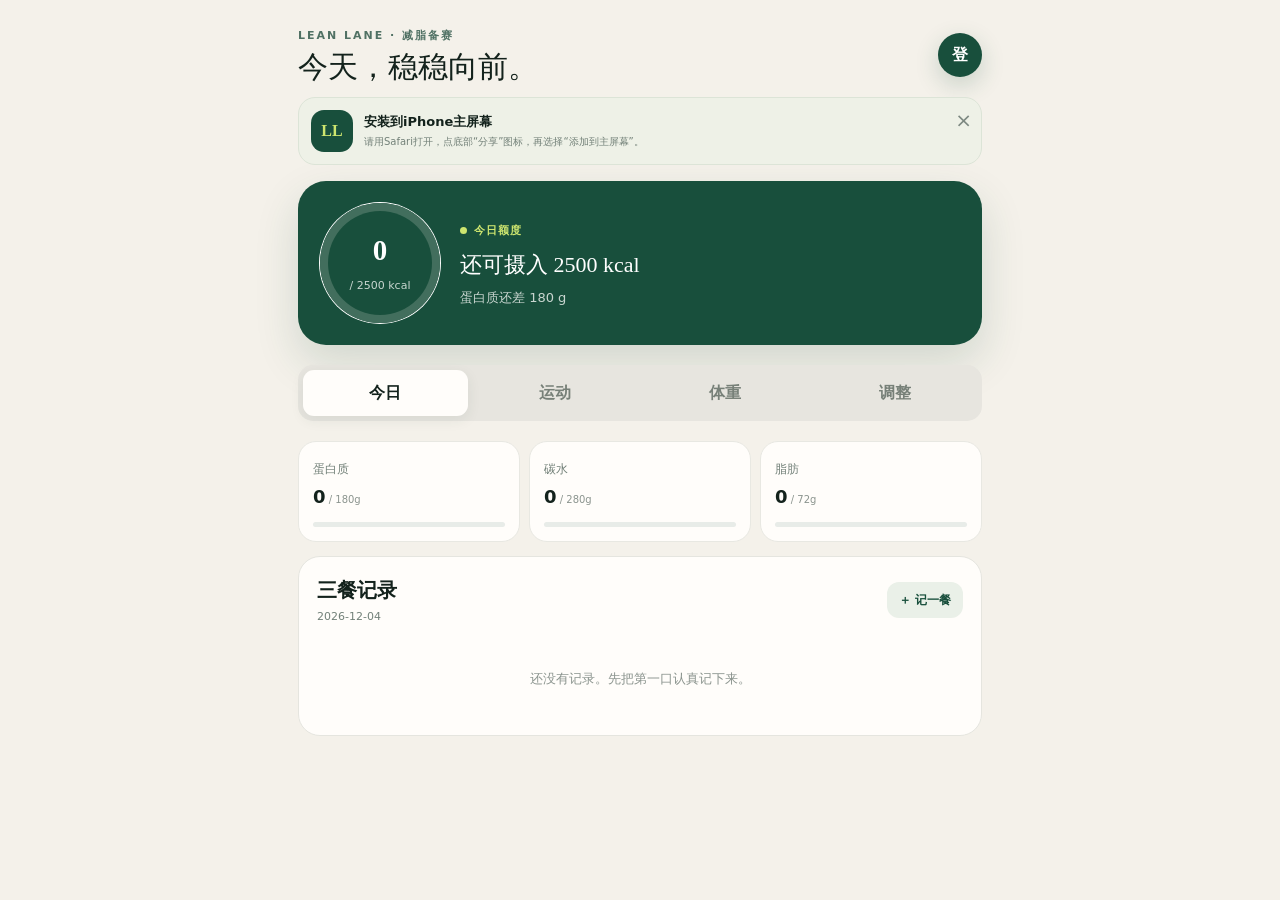
<file: index.html>
<!DOCTYPE html><html lang="zh-CN"><head><meta charSet="utf-8"/><meta name="viewport" content="width=device-width, initial-scale=1, viewport-fit=cover"/><link rel="stylesheet" href="/_next/static/chunks/0e54i0pavd1r8.css" data-precedence="next"/><link rel="preload" as="script" fetchPriority="low" href="/_next/static/chunks/0-t57aycj0uqz.js"/><script src="/_next/static/chunks/0jhhy4hnl.00e.js" async=""></script><script src="/_next/static/chunks/10mplx1qo1yfm.js" async=""></script><script src="/_next/static/chunks/turbopack-0hal_d3g2z985.js" async=""></script><script src="/_next/static/chunks/0os4r2b_q-rny.js" async=""></script><script src="/_next/static/chunks/0r0wvv5ugfjzo.js" async=""></script><meta name="theme-color" content="#f4f1ea"/><title>Lean Lane · 减脂备赛</title><meta name="description" content="记录三餐、体重趋势与每日动态摄入建议。"/><link rel="manifest" href="/manifest.webmanifest"/><meta name="mobile-web-app-capable" content="yes"/><meta name="apple-mobile-web-app-title" content="Lean Lane"/><meta name="apple-mobile-web-app-status-bar-style" content="black-translucent"/><meta property="og:title" content="Lean Lane · 减脂备赛"/><meta property="og:description" content="记录三餐、体重趋势与每日动态摄入建议。"/><meta property="og:image" content="https://leonard-ltbx.github.io/og.png"/><meta property="og:image:width" content="1680"/><meta property="og:image:height" content="945"/><meta property="og:image:alt" content="Lean Lane 减脂备赛"/><meta property="og:type" content="website"/><meta name="twitter:card" content="summary_large_image"/><meta name="twitter:title" content="Lean Lane · 减脂备赛"/><meta name="twitter:description" content="记录三餐、体重趋势与每日动态摄入建议。"/><meta name="twitter:image" content="https://leonard-ltbx.github.io/og.png"/><link rel="icon" href="/icon.svg"/><link rel="apple-touch-icon" href="/icon.svg"/><script src="/_next/static/chunks/03~yq9q893hmn.js" noModule=""></script></head><body><div hidden=""><!--$--><!--/$--></div><main class="app-shell"><header class="topbar"><div><p class="eyebrow">LEAN LANE · 减脂备赛</p><h1>今天，稳稳向前。</h1></div><button class="avatar " aria-label="账号与同步">登</button></header><section class="hero-card"><div class="ring" style="--progress:0deg"><div><strong>0</strong><span>/ 2500 kcal</span></div></div><div class="hero-copy"><span class="status-dot">今日额度</span><h2>还可摄入 <!-- -->2500<!-- --> kcal</h2><p>蛋白质还差 <!-- -->180<!-- --> g</p></div></section><nav class="tabs" aria-label="主要功能"><button class="active">今日</button><button class="">运动</button><button class="">体重</button><button class="">调整</button></nav><div class="panel-stack"><section class="macro-grid"><article class="macro blue"><div><span>蛋白质</span><b>0<small> / <!-- -->180<!-- -->g</small></b></div><div class="track"><i style="width:0%"></i></div></article><article class="macro amber"><div><span>碳水</span><b>0<small> / <!-- -->280<!-- -->g</small></b></div><div class="track"><i style="width:0%"></i></div></article><article class="macro rose"><div><span>脂肪</span><b>0<small> / <!-- -->72<!-- -->g</small></b></div><div class="track"><i style="width:0%"></i></div></article></section><section class="section"><div class="section-title"><div><span>三餐记录</span><small>2026-07-28</small></div><button class="add">＋ 记一餐</button></div><div class="empty">还没有记录。先把第一口认真记下来。</div></section></div></main><!--$--><!--/$--><script src="/_next/static/chunks/0-t57aycj0uqz.js" id="_R_" async=""></script><script>(self.__next_f=self.__next_f||[]).push([0])</script><script>self.__next_f.push([1,"1:\"$Sreact.fragment\"\n2:I[28270,[\"/_next/static/chunks/0os4r2b_q-rny.js\"],\"default\"]\n3:I[7640,[\"/_next/static/chunks/0os4r2b_q-rny.js\"],\"default\"]\n4:I[22789,[\"/_next/static/chunks/0os4r2b_q-rny.js\"],\"ClientPageRoot\"]\n5:I[31713,[\"/_next/static/chunks/0os4r2b_q-rny.js\",\"/_next/static/chunks/0r0wvv5ugfjzo.js\"],\"default\"]\n8:I[84080,[\"/_next/static/chunks/0os4r2b_q-rny.js\"],\"OutletBoundary\"]\n9:\"$Sreact.suspense\"\nb:I[84080,[\"/_next/static/chunks/0os4r2b_q-rny.js\"],\"ViewportBoundary\"]\nd:I[84080,[\"/_next/static/chunks/0os4r2b_q-rny.js\"],\"MetadataBoundary\"]\nf:I[48574,[\"/_next/static/chunks/0os4r2b_q-rny.js\"],\"default\",1]\n:HL[\"/_next/static/chunks/0e54i0pavd1r8.css\",\"style\"]\n"])</script><script>self.__next_f.push([1,"0:{\"P\":null,\"c\":[\"\",\"\"],\"q\":\"\",\"i\":false,\"f\":[[[\"\",{\"children\":[\"__PAGE__\",{}]},\"$undefined\",\"$undefined\",16],[[\"$\",\"$1\",\"c\",{\"children\":[[[\"$\",\"link\",\"0\",{\"rel\":\"stylesheet\",\"href\":\"/_next/static/chunks/0e54i0pavd1r8.css\",\"precedence\":\"next\",\"crossOrigin\":\"$undefined\",\"nonce\":\"$undefined\"}],[\"$\",\"script\",\"script-0\",{\"src\":\"/_next/static/chunks/0os4r2b_q-rny.js\",\"async\":true,\"nonce\":\"$undefined\"}]],[\"$\",\"html\",null,{\"lang\":\"zh-CN\",\"children\":[\"$\",\"body\",null,{\"children\":[\"$\",\"$L2\",null,{\"parallelRouterKey\":\"children\",\"error\":\"$undefined\",\"errorStyles\":\"$undefined\",\"errorScripts\":\"$undefined\",\"template\":[\"$\",\"$L3\",null,{}],\"templateStyles\":\"$undefined\",\"templateScripts\":\"$undefined\",\"notFound\":[[[\"$\",\"title\",null,{\"children\":\"404: This page could not be found.\"}],[\"$\",\"div\",null,{\"style\":{\"fontFamily\":\"system-ui,\\\"Segoe UI\\\",Roboto,Helvetica,Arial,sans-serif,\\\"Apple Color Emoji\\\",\\\"Segoe UI Emoji\\\"\",\"height\":\"100vh\",\"textAlign\":\"center\",\"display\":\"flex\",\"flexDirection\":\"column\",\"alignItems\":\"center\",\"justifyContent\":\"center\"},\"children\":[\"$\",\"div\",null,{\"children\":[[\"$\",\"style\",null,{\"dangerouslySetInnerHTML\":{\"__html\":\"body{color:#000;background:#fff;margin:0}.next-error-h1{border-right:1px solid rgba(0,0,0,.3)}@media (prefers-color-scheme:dark){body{color:#fff;background:#000}.next-error-h1{border-right:1px solid rgba(255,255,255,.3)}}\"}}],[\"$\",\"h1\",null,{\"className\":\"next-error-h1\",\"style\":{\"display\":\"inline-block\",\"margin\":\"0 20px 0 0\",\"padding\":\"0 23px 0 0\",\"fontSize\":24,\"fontWeight\":500,\"verticalAlign\":\"top\",\"lineHeight\":\"49px\"},\"children\":404}],[\"$\",\"div\",null,{\"style\":{\"display\":\"inline-block\"},\"children\":[\"$\",\"h2\",null,{\"style\":{\"fontSize\":14,\"fontWeight\":400,\"lineHeight\":\"49px\",\"margin\":0},\"children\":\"This page could not be found.\"}]}]]}]}]],[]],\"forbidden\":\"$undefined\",\"unauthorized\":\"$undefined\"}]}]}]]}],{\"children\":[[\"$\",\"$1\",\"c\",{\"children\":[[\"$\",\"$L4\",null,{\"Component\":\"$5\",\"serverProvidedParams\":{\"searchParams\":{},\"params\":{},\"promises\":[\"$@6\",\"$@7\"]}}],[[\"$\",\"script\",\"script-0\",{\"src\":\"/_next/static/chunks/0r0wvv5ugfjzo.js\",\"async\":true,\"nonce\":\"$undefined\"}]],[\"$\",\"$L8\",null,{\"children\":[\"$\",\"$9\",null,{\"name\":\"Next.MetadataOutlet\",\"children\":\"$@a\"}]}]]}],{},null,false,null]},null,false,null],[\"$\",\"$1\",\"h\",{\"children\":[null,[\"$\",\"$Lb\",null,{\"children\":\"$Lc\"}],[\"$\",\"div\",null,{\"hidden\":true,\"children\":[\"$\",\"$Ld\",null,{\"children\":[\"$\",\"$9\",null,{\"name\":\"Next.Metadata\",\"children\":\"$Le\"}]}]}],null]}],false]],\"m\":\"$undefined\",\"G\":[\"$f\",[[\"$\",\"link\",\"0\",{\"rel\":\"stylesheet\",\"href\":\"/_next/static/chunks/0e54i0pavd1r8.css\",\"precedence\":\"next\",\"crossOrigin\":\"$undefined\",\"nonce\":\"$undefined\"}]]],\"S\":true,\"h\":null,\"s\":\"$undefined\",\"l\":\"$undefined\",\"p\":\"$undefined\",\"d\":\"$undefined\",\"b\":\"7QulYYn9ggPk7PjGkU8VM\"}\n"])</script><script>self.__next_f.push([1,"6:{}\n7:\"$0:f:0:1:1:children:0:props:children:0:props:serverProvidedParams:params\"\n"])</script><script>self.__next_f.push([1,"c:[[\"$\",\"meta\",\"0\",{\"charSet\":\"utf-8\"}],[\"$\",\"meta\",\"1\",{\"name\":\"viewport\",\"content\":\"width=device-width, initial-scale=1, viewport-fit=cover\"}],[\"$\",\"meta\",\"2\",{\"name\":\"theme-color\",\"content\":\"#f4f1ea\"}]]\n"])</script><script>self.__next_f.push([1,"10:I[77576,[\"/_next/static/chunks/0os4r2b_q-rny.js\"],\"IconMark\"]\na:null\n"])</script><script>self.__next_f.push([1,"e:[[\"$\",\"title\",\"0\",{\"children\":\"Lean Lane · 减脂备赛\"}],[\"$\",\"meta\",\"1\",{\"name\":\"description\",\"content\":\"记录三餐、体重趋势与每日动态摄入建议。\"}],[\"$\",\"link\",\"2\",{\"rel\":\"manifest\",\"href\":\"/manifest.webmanifest\",\"crossOrigin\":\"$undefined\"}],[\"$\",\"meta\",\"3\",{\"name\":\"mobile-web-app-capable\",\"content\":\"yes\"}],[\"$\",\"meta\",\"4\",{\"name\":\"apple-mobile-web-app-title\",\"content\":\"Lean Lane\"}],[\"$\",\"meta\",\"5\",{\"name\":\"apple-mobile-web-app-status-bar-style\",\"content\":\"black-translucent\"}],[\"$\",\"meta\",\"6\",{\"property\":\"og:title\",\"content\":\"Lean Lane · 减脂备赛\"}],[\"$\",\"meta\",\"7\",{\"property\":\"og:description\",\"content\":\"记录三餐、体重趋势与每日动态摄入建议。\"}],[\"$\",\"meta\",\"8\",{\"property\":\"og:image\",\"content\":\"https://leonard-ltbx.github.io/og.png\"}],[\"$\",\"meta\",\"9\",{\"property\":\"og:image:width\",\"content\":\"1680\"}],[\"$\",\"meta\",\"10\",{\"property\":\"og:image:height\",\"content\":\"945\"}],[\"$\",\"meta\",\"11\",{\"property\":\"og:image:alt\",\"content\":\"Lean Lane 减脂备赛\"}],[\"$\",\"meta\",\"12\",{\"property\":\"og:type\",\"content\":\"website\"}],[\"$\",\"meta\",\"13\",{\"name\":\"twitter:card\",\"content\":\"summary_large_image\"}],[\"$\",\"meta\",\"14\",{\"name\":\"twitter:title\",\"content\":\"Lean Lane · 减脂备赛\"}],[\"$\",\"meta\",\"15\",{\"name\":\"twitter:description\",\"content\":\"记录三餐、体重趋势与每日动态摄入建议。\"}],[\"$\",\"meta\",\"16\",{\"name\":\"twitter:image\",\"content\":\"https://leonard-ltbx.github.io/og.png\"}],[\"$\",\"link\",\"17\",{\"rel\":\"icon\",\"href\":\"/icon.svg\"}],[\"$\",\"link\",\"18\",{\"rel\":\"apple-touch-icon\",\"href\":\"/icon.svg\"}],[\"$\",\"$L10\",\"19\",{}]]\n"])</script></body></html>
</file>
<file: _next/static/chunks/0e54i0pavd1r8.css>
@layer properties{@supports (((-webkit-hyphens:none)) and (not (margin-trim:inline))) or ((-moz-orient:inline) and (not (color:rgb(from red r g b)))){*,:before,:after,::backdrop{--tw-rotate-x:initial;--tw-rotate-y:initial;--tw-rotate-z:initial;--tw-skew-x:initial;--tw-skew-y:initial;--tw-shadow:0 0 #0000;--tw-shadow-color:initial;--tw-shadow-alpha:100%;--tw-inset-shadow:0 0 #0000;--tw-inset-shadow-color:initial;--tw-inset-shadow-alpha:100%;--tw-ring-color:initial;--tw-ring-shadow:0 0 #0000;--tw-inset-ring-color:initial;--tw-inset-ring-shadow:0 0 #0000;--tw-ring-inset:initial;--tw-ring-offset-width:0px;--tw-ring-offset-color:#fff;--tw-ring-offset-shadow:0 0 #0000;--tw-blur:initial;--tw-brightness:initial;--tw-contrast:initial;--tw-grayscale:initial;--tw-hue-rotate:initial;--tw-invert:initial;--tw-opacity:initial;--tw-saturate:initial;--tw-sepia:initial;--tw-drop-shadow:initial;--tw-drop-shadow-color:initial;--tw-drop-shadow-alpha:100%;--tw-drop-shadow-size:initial}}}@layer theme{:root,:host{--font-sans:ui-sans-serif, system-ui, sans-serif, "Apple Color Emoji", "Segoe UI Emoji", "Segoe UI Symbol", "Noto Color Emoji";--font-mono:ui-monospace, SFMono-Regular, Menlo, Monaco, Consolas, "Liberation Mono", "Courier New", monospace;--spacing:.25rem;--default-font-family:var(--font-sans);--default-mono-font-family:var(--font-mono)}}@layer base{*,:after,:before,::backdrop{box-sizing:border-box;border:0 solid;margin:0;padding:0}::file-selector-button{box-sizing:border-box;border:0 solid;margin:0;padding:0}html,:host{-webkit-text-size-adjust:100%;tab-size:4;line-height:1.5;font-family:var(--default-font-family,ui-sans-serif, system-ui, sans-serif, "Apple Color Emoji", "Segoe UI Emoji", "Segoe UI Symbol", "Noto Color Emoji");font-feature-settings:var(--default-font-feature-settings,normal);font-variation-settings:var(--default-font-variation-settings,normal);-webkit-tap-highlight-color:transparent}hr{height:0;color:inherit;border-top-width:1px}abbr:where([title]){-webkit-text-decoration:underline dotted;text-decoration:underline dotted}h1,h2,h3,h4,h5,h6{font-size:inherit;font-weight:inherit}a{color:inherit;-webkit-text-decoration:inherit;-webkit-text-decoration:inherit;-webkit-text-decoration:inherit;-webkit-text-decoration:inherit;text-decoration:inherit}b,strong{font-weight:bolder}code,kbd,samp,pre{font-family:var(--default-mono-font-family,ui-monospace, SFMono-Regular, Menlo, Monaco, Consolas, "Liberation Mono", "Courier New", monospace);font-feature-settings:var(--default-mono-font-feature-settings,normal);font-variation-settings:var(--default-mono-font-variation-settings,normal);font-size:1em}small{font-size:80%}sub,sup{vertical-align:baseline;font-size:75%;line-height:0;position:relative}sub{bottom:-.25em}sup{top:-.5em}table{text-indent:0;border-color:inherit;border-collapse:collapse}:-moz-focusring{outline:auto}progress{vertical-align:baseline}summary{display:list-item}ol,ul,menu{list-style:none}img,svg,video,canvas,audio,iframe,embed,object{vertical-align:middle;display:block}img,video{max-width:100%;height:auto}button,input,select,optgroup,textarea{font:inherit;font-feature-settings:inherit;font-variation-settings:inherit;letter-spacing:inherit;color:inherit;opacity:1;background-color:#0000;border-radius:0}::file-selector-button{font:inherit;font-feature-settings:inherit;font-variation-settings:inherit;letter-spacing:inherit;color:inherit;opacity:1;background-color:#0000;border-radius:0}:where(select:is([multiple],[size])) optgroup{font-weight:bolder}:where(select:is([multiple],[size])) optgroup option{padding-inline-start:20px}::file-selector-button{margin-inline-end:4px}::placeholder{opacity:1}@supports (not ((-webkit-appearance:-apple-pay-button))) or (contain-intrinsic-size:1px){::placeholder{color:currentColor}@supports (color:color-mix(in lab, red, red)){::placeholder{color:color-mix(in oklab, currentcolor 50%, transparent)}}}textarea{resize:vertical}::-webkit-search-decoration{-webkit-appearance:none}::-webkit-date-and-time-value{min-height:1lh;text-align:inherit}::-webkit-datetime-edit{display:inline-flex}::-webkit-datetime-edit-fields-wrapper{padding:0}::-webkit-datetime-edit{padding-block:0}::-webkit-datetime-edit-year-field{padding-block:0}::-webkit-datetime-edit-month-field{padding-block:0}::-webkit-datetime-edit-day-field{padding-block:0}::-webkit-datetime-edit-hour-field{padding-block:0}::-webkit-datetime-edit-minute-field{padding-block:0}::-webkit-datetime-edit-second-field{padding-block:0}::-webkit-datetime-edit-millisecond-field{padding-block:0}::-webkit-datetime-edit-meridiem-field{padding-block:0}::-webkit-calendar-picker-indicator{line-height:1}:-moz-ui-invalid{box-shadow:none}button,input:where([type=button],[type=reset],[type=submit]){appearance:button}::file-selector-button{appearance:button}::-webkit-inner-spin-button{height:auto}::-webkit-outer-spin-button{height:auto}[hidden]:where(:not([hidden=until-found])){display:none!important}}@layer components;@layer utilities{.collapse{visibility:collapse}.visible{visibility:visible}.absolute{position:absolute}.fixed{position:fixed}.relative{position:relative}.static{position:static}.start{inset-inline-start:var(--spacing)}.end{inset-inline-end:var(--spacing)}.isolate{isolation:isolate}.container{width:100%}@media (min-width:40rem){.container{max-width:40rem}}@media (min-width:48rem){.container{max-width:48rem}}@media (min-width:64rem){.container{max-width:64rem}}@media (min-width:80rem){.container{max-width:80rem}}@media (min-width:96rem){.container{max-width:96rem}}.block{display:block}.contents{display:contents}.flex{display:flex}.hidden{display:none}.hidden\!{display:none!important}.inline{display:inline}.table{display:table}.transform{transform:var(--tw-rotate-x,) var(--tw-rotate-y,) var(--tw-rotate-z,) var(--tw-skew-x,) var(--tw-skew-y,)}.transform\!{transform:var(--tw-rotate-x,) var(--tw-rotate-y,) var(--tw-rotate-z,) var(--tw-skew-x,) var(--tw-skew-y,)!important}.resize{resize:both}.lowercase{text-transform:lowercase}.italic{font-style:italic}.shadow{--tw-shadow:0 1px 3px 0 var(--tw-shadow-color,#0000001a), 0 1px 2px -1px var(--tw-shadow-color,#0000001a);box-shadow:var(--tw-inset-shadow), var(--tw-inset-ring-shadow), var(--tw-ring-offset-shadow), var(--tw-ring-shadow), var(--tw-shadow)}.ring{--tw-ring-shadow:var(--tw-ring-inset,) 0 0 0 calc(1px + var(--tw-ring-offset-width)) var(--tw-ring-color,currentcolor);box-shadow:var(--tw-inset-shadow), var(--tw-inset-ring-shadow), var(--tw-ring-offset-shadow), var(--tw-ring-shadow), var(--tw-shadow)}.blur{--tw-blur:blur(8px);filter:var(--tw-blur,) var(--tw-brightness,) var(--tw-contrast,) var(--tw-grayscale,) var(--tw-hue-rotate,) var(--tw-invert,) var(--tw-saturate,) var(--tw-sepia,) var(--tw-drop-shadow,)}.filter{filter:var(--tw-blur,) var(--tw-brightness,) var(--tw-contrast,) var(--tw-grayscale,) var(--tw-hue-rotate,) var(--tw-invert,) var(--tw-saturate,) var(--tw-sepia,) var(--tw-drop-shadow,)}}.library-note,.library-source{color:var(--muted);margin:10px 2px 0;font-size:10px;line-height:1.55}.library-note.warning{color:#9a6426;background:#fff4dc;border-radius:10px;padding:8px 10px}.library-source{border-top:1px solid #edf0eb;padding-top:11px}.food-table{max-height:520px;overflow:auto}.load-more{width:100%;color:var(--green);background:#f0f3ed;border:1px solid #d8ded7;border-radius:12px;margin-top:9px;padding:10px;font-size:11px;font-weight:800}.sleep-heading{justify-content:space-between;align-items:baseline;margin:17px 2px 9px;display:flex}.sleep-heading strong{font-family:Georgia,Songti SC,serif;font-size:16px}.sleep-heading span{color:var(--muted);font-size:9px}.sleep-fields{grid-template-columns:repeat(3,1fr);gap:8px;margin-bottom:14px;display:grid}.sleep-fields label{color:var(--muted);background:#f0f2ed;border-radius:14px;padding:10px;font-size:10px}.sleep-fields input{width:100%;color:var(--ink);background:0 0;border:0;outline:0;margin-top:5px;font-size:16px;font-weight:800;display:block}.sleep-fields span{font-size:9px}@media (max-width:460px){.sleep-fields{grid-template-columns:1fr 1fr}.sleep-fields label:last-child{grid-column:1/-1}.sleep-heading{display:block}.sleep-heading span{margin-top:3px;display:block}}.avatar{border:0}.avatar.signed-in{color:var(--green);background:#d9ed7e}.ai-coach-card{color:#fff;background:#102f25;border-radius:23px;padding:18px;box-shadow:0 14px 35px #163f3024}.ai-coach-head{justify-content:space-between;align-items:flex-start;gap:12px;display:flex}.ai-coach-head h2{margin:7px 0 0;font-family:Georgia,Songti SC,serif;font-size:20px}.ai-coach-head>button{color:#fff;background:0 0;border:1px solid #56776a;border-radius:11px;padding:8px 10px;font-size:10px}.ai-coach-head>button:disabled{opacity:.5}.ai-empty p{color:#c9d6d0;font-size:12px;line-height:1.6}.analysis-loading{text-align:center;color:#c9d6d0;padding:28px 8px;font-size:12px}.coach-answer{white-space:pre-wrap;background:#183e31;border:1px solid #315749;border-radius:16px;max-height:470px;margin-top:14px;padding:14px;font-size:12px;line-height:1.75;overflow:auto}.coach-error{color:#ffd5d5;background:#5c2c2c;border-radius:11px;padding:10px;font-size:11px}.coach-ask{grid-template-columns:1fr auto;gap:8px;margin-top:12px;display:grid}.coach-ask textarea{resize:vertical;color:#fff;min-height:58px;font:inherit;background:#183e31;border:1px solid #49695d;border-radius:13px;outline:0;padding:11px;font-size:12px}.coach-ask button{background:var(--lime);color:var(--green);border:0;border-radius:12px;padding:0 14px;font-weight:800}.coach-ask button:disabled{opacity:.45}.auth-modal{max-height:90vh}.auth-input{border:1px solid var(--line);background:#fff;border-radius:13px;outline:0;width:100%;margin-top:6px;padding:12px;display:block}.auth-note{color:var(--muted);font-size:10px;line-height:1.55}.account-state{background:#e9eee5;border-radius:15px;padding:14px}.account-state strong,.account-state span{display:block}.account-state span{margin-top:4px;font-size:12px}.account-state p{color:var(--muted);margin:8px 0 0;font-size:10px}.secondary-button{border:1px solid var(--green);width:100%;color:var(--green);background:0 0;border-radius:14px;margin-top:12px;padding:12px;font-weight:800}.otp-input{text-align:center;letter-spacing:8px;font-size:25px;font-weight:800}.text-button{width:100%;color:var(--green);background:0 0;border:0;padding:11px;font-size:11px;font-weight:800}.photo-button{text-align:center;cursor:pointer;background:#f0f4ed;border:1px dashed #8ba095;border-radius:16px;gap:5px;padding:20px;display:grid}.photo-button strong{color:var(--green)}.photo-button span{color:var(--muted);font-size:10px;line-height:1.5}.photo-button input{display:none}.label-preview{object-fit:contain;background:#e8ebe5;border-radius:15px;width:100%;max-height:320px}.label-actions{grid-template-columns:90px 1fr;gap:8px;margin-top:9px;display:grid}.label-actions>button:first-child{border:1px solid var(--green);color:var(--green);background:0 0;border-radius:14px}.label-result{border-top:1px solid #e5e9e3;margin-top:15px;padding-top:8px}.label-result>p{color:var(--muted);font-size:10px}.nutrition-edit{grid-template-columns:repeat(4,1fr);gap:6px;display:grid}.nutrition-edit label,.scan-meal-row label{color:var(--muted);background:#eef1ec;border-radius:11px;padding:8px;font-size:9px}.nutrition-edit input,.scan-meal-row input,.scan-meal-row select{width:100%;color:var(--ink);background:0 0;border:0;outline:0;margin-top:4px;font-size:16px;font-weight:800;display:block}.scan-meal-row{grid-template-columns:1fr 1fr;gap:7px;margin:9px 0;display:grid}.scan-meal-row label{position:relative}.scan-meal-row label span{position:absolute;bottom:10px;right:9px}.scan-total{background:#e8eedf;border-radius:11px;font-weight:700;color:#395449!important;padding:10px!important}@media (max-width:460px){.nutrition-edit{grid-template-columns:1fr 1fr}}:root{--ink:#13221c;--muted:#728078;--cream:#f4f1ea;--card:#fffdfa;--green:#184f3c;--lime:#cde56f;--line:#dfe3dc}*{box-sizing:border-box}html{background:var(--cream)}body{background:var(--cream);color:var(--ink);margin:0;font-family:PingFang SC,Microsoft YaHei,system-ui,sans-serif}.app-shell{width:min(100%,720px);min-height:100vh;margin:auto;padding:28px 18px 90px}.topbar{justify-content:space-between;align-items:center;margin-bottom:24px;display:flex}.eyebrow{letter-spacing:.18em;color:#507164;margin:0 0 7px;font-size:11px;font-weight:800}.topbar h1{margin:0;font-family:Georgia,Songti SC,serif;font-size:30px;line-height:1}.avatar{background:var(--green);color:#fff;border-radius:50%;place-items:center;width:44px;height:44px;font-weight:800;display:grid;box-shadow:0 8px 24px #184f3c33}.hero-card{background:var(--green);color:#fff;border-radius:28px;align-items:center;gap:20px;padding:22px;display:flex;box-shadow:0 18px 44px #184f3c28}.ring{--progress:0deg;background:conic-gradient(var(--lime) var(--progress),#426e5d 0);border-radius:50%;flex:0 0 120px;place-items:center;width:120px;height:120px;display:grid;position:relative}.ring:after{content:"";background:var(--green);border-radius:50%;position:absolute;inset:8px}.ring div{z-index:1;text-align:center;position:relative}.ring strong{font-family:Georgia,serif;font-size:29px;display:block}.ring span{color:#c9d6d0;font-size:11px}.hero-copy{min-width:0}.status-dot{letter-spacing:.08em;color:var(--lime);font-size:11px;font-weight:800}.status-dot:before{content:"";background:var(--lime);border-radius:50%;width:7px;height:7px;margin-right:7px;display:inline-block}.hero-copy h2,.coach-card h2{margin:10px 0 8px;font-family:Georgia,Songti SC,serif;font-size:22px;line-height:1.3}.hero-copy p,.coach-card p{color:#c9d6d0;margin:0;font-size:13px}.tabs{background:#e7e5df;border-radius:15px;grid-template-columns:repeat(3,1fr);gap:5px;margin:20px 0;padding:5px;display:grid}.tabs button{color:#778078;background:0 0;border:0;border-radius:11px;padding:11px;font-weight:700}.tabs button.active{background:var(--card);color:var(--ink);box-shadow:0 4px 14px #243a3014}.panel-stack{gap:14px;display:grid}.macro-grid{grid-template-columns:repeat(3,1fr);gap:9px;display:grid}.macro{background:var(--card);border:1px solid #e8e8e2;border-radius:18px;padding:14px}.macro span{color:var(--muted);font-size:12px}.macro b{margin:3px 0 12px;font-size:18px;display:block}.macro b small{color:#8b948e;font-size:10px;font-weight:500}.track{background:#e8ece8;border-radius:9px;height:5px;overflow:hidden}.track i{background:#477fbc;border-radius:9px;height:100%;display:block}.macro.amber .track i{background:#d5a42e}.macro.rose .track i{background:#be6f70}.section,.weight-entry,.coach-card{background:var(--card);border:1px solid #e5e5df;border-radius:22px;padding:18px}.section-title{justify-content:space-between;align-items:center;margin-bottom:16px;display:flex}.section-title span{font-family:Georgia,Songti SC,serif;font-size:20px;font-weight:700;display:block}.section-title small{color:var(--muted);margin-top:4px;font-size:11px;display:block}.section-title button{color:var(--muted);background:0 0;border:0;font-size:23px}button{font:inherit;cursor:pointer}.add{padding:9px 12px;font-weight:800;color:var(--green)!important;background:#eaf0e8!important;border-radius:12px!important;font-size:12px!important}.empty{text-align:center;color:#8b948e;padding:28px 10px;font-size:13px}.meal{border-top:1px solid #edf0eb;grid-template-columns:42px 1fr auto 25px;align-items:center;gap:10px;padding:12px 0;display:grid}.meal:first-child{border-top:0}.food-icon{color:#527044;background:#eff1dc;border-radius:13px;place-items:center;width:40px;height:40px;font-weight:800;display:grid}.meal strong,.meal span{display:block}.meal strong{font-size:14px}.meal span{color:var(--muted);margin-top:3px;font-size:11px}.meal b{font-size:15px}.meal b small{color:var(--muted);font-size:9px}.meal button{color:#a3aaa5;background:0 0;border:0;font-size:20px}.weight-entry{grid-template-columns:1fr auto;align-items:center;gap:15px;display:grid}.weight-entry div span{font-family:Georgia,Songti SC,serif;font-size:20px;font-weight:700}.weight-entry p{color:var(--muted);margin:4px 0;font-size:11px}.weight-entry label{align-items:baseline;display:flex}.weight-entry input{border:0;border-bottom:2px solid var(--green);text-align:right;background:0 0;outline:0;width:76px;font-size:27px;font-weight:800}.weight-entry label b{margin-left:5px;font-size:13px}.weight-entry>button{background:var(--green);color:#fff;border:0;border-radius:14px;grid-column:1/-1;padding:12px;font-weight:800}.chart{align-items:end;gap:6px;min-height:175px;padding:20px 2px 0;display:flex;overflow-x:auto}.bar-wrap{text-align:center;min-width:40px}.bar{background:linear-gradient(#cde56f,#6e9566);border-radius:8px 8px 3px 3px;width:18px;min-height:25px;margin:auto;position:relative}.bar span{font-size:9px;position:absolute;top:-18px;left:50%;transform:translate(-50%)}.bar-wrap small{color:var(--muted);font-size:9px}.trend-note{background:#eef1e7;border-radius:16px;margin-top:14px;padding:14px}.trend-note span{color:var(--muted);font-size:11px}.trend-note strong{margin:3px 0;font-size:23px;display:block}.trend-note p{color:#4d5f55;margin:0;font-size:12px}.coach-card{background:var(--green);color:#fff}.search{border:1px solid var(--line);background:#f7f7f3;border-radius:14px;outline:0;width:100%;padding:13px}.search:focus{border-color:#5c856f}.food-table{margin-top:10px}.food-table button{text-align:left;background:0 0;border:0;border-top:1px solid #edf0eb;grid-template-columns:1fr auto 70px;align-items:center;width:100%;padding:12px 4px;display:grid}.food-table button:first-child{border-top:0}.food-table span strong,.food-table span small{display:block}.food-table span small,.food-table em{color:var(--muted);font-size:10px;font-style:normal}.food-table b{font-size:13px}.modal-backdrop{z-index:10;background:#10201999;justify-content:center;align-items:end;display:flex;position:fixed;inset:0}.modal{background:var(--cream);width:min(100%,720px);padding:10px 20px max(24px,env(safe-area-inset-bottom));border-radius:28px 28px 0 0;box-shadow:0 -20px 60px #0d221a55}.handle{background:#c7cdc8;border-radius:5px;width:42px;height:4px;margin:0 auto 17px}.field{color:var(--muted);margin:12px 0;font-size:11px;display:block}.field select,.weight-field{border:1px solid var(--line);width:100%;color:var(--ink);background:#fff;border-radius:13px;margin-top:6px;padding:12px;display:block}.weight-field{padding:0;display:flex;overflow:hidden}.weight-field input{border:0;outline:0;flex:1;min-width:0;padding:12px;font-size:18px}.weight-field span{color:var(--muted);padding:14px;font-size:11px}.preview-macros{grid-template-columns:repeat(3,1fr);gap:7px;margin:15px 0;display:grid}.preview-macros span{text-align:center;color:var(--muted);background:#e8ebe4;border-radius:12px;padding:10px;font-size:9px}.preview-macros b{color:var(--ink);font-size:18px;display:block}.primary{background:var(--green);color:#fff;border:0;border-radius:15px;width:100%;padding:14px;font-weight:800}@media (max-width:460px){.app-shell{padding:22px 14px 88px}.hero-card{gap:15px;padding:18px}.ring{flex-basis:104px;width:104px;height:104px}.ring strong{font-size:24px}.hero-copy h2{font-size:19px}.macro{padding:11px 9px}.macro b{font-size:16px}.macro b small{display:block}.section{padding:15px}}.mode-switch{background:#e5e7e1;border-radius:12px;grid-template-columns:1fr 1fr;gap:5px;padding:4px;display:grid}.mode-switch button{color:var(--muted);background:0 0;border:0;border-radius:9px;padding:9px;font-size:12px;font-weight:700}.mode-switch button.active{color:var(--green);background:#fff;box-shadow:0 2px 8px #13221c12}.tabs{grid-template-columns:repeat(4,1fr)}.activity-fields,.workout-row{grid-template-columns:repeat(3,1fr);gap:8px;margin-bottom:14px;display:grid}.activity-fields label,.workout-row label{color:var(--muted);background:#f0f2ed;border-radius:14px;padding:10px;font-size:10px}.activity-fields input,.workout-row input{width:100%;color:var(--ink);background:0 0;border:0;outline:0;margin:4px 0;font-size:20px;font-weight:800;display:block}.activity-fields label span,.workout-row label span{font-size:9px}.workout-list article{border-top:1px solid #e8ebe6;justify-content:space-between;align-items:center;padding:12px 2px;display:flex}.workout-list strong,.workout-list span{display:block}.workout-list strong{font-size:14px}.workout-list span{color:var(--muted);margin-top:3px;font-size:10px}.workout-list button{color:#9ba39e;background:0 0;border:0;font-size:20px}.exercise-note{padding:18px}.workout-form .field select{border:1px solid var(--line);width:100%;color:var(--ink);background:#fff;border-radius:13px;margin-top:6px;padding:12px;display:block}.backup-actions{grid-template-columns:1fr 1fr;gap:8px;display:grid}.import-button{border:1px solid var(--green);color:var(--green);cursor:pointer;border-radius:15px;place-items:center;padding:13px;font-size:13px;font-weight:800;display:grid}.import-button input{display:none}.backup-message{color:#4d5f55;background:#eef1e7;border-radius:12px;margin:12px 0 0;padding:10px 12px;font-size:11px}.install-guide{background:#eef1e7;border:1px solid #dce4d7;border-radius:17px;grid-template-columns:42px 1fr;align-items:center;gap:11px;margin:-9px 0 16px;padding:12px 38px 12px 12px;display:grid;position:relative}.install-guide>button{color:#7c8881;background:0 0;border:0;font-size:20px;position:absolute;top:7px;right:9px}.install-mark{background:var(--green);width:42px;height:42px;color:var(--lime);border-radius:13px;place-items:center;font-family:Georgia,serif;font-weight:800;display:grid}.install-guide strong,.install-guide span{display:block}.install-guide strong{font-size:13px}.install-guide span{color:var(--muted);margin-top:3px;font-size:10px;line-height:1.5}.weight-recorded{background:var(--green);color:#fff;border-radius:22px;grid-template-columns:48px 1fr auto;align-items:center;gap:12px;padding:18px;display:grid}.weight-check{background:var(--lime);width:46px;height:46px;color:var(--green);border-radius:50%;place-items:center;font-size:23px;font-weight:900;display:grid}.weight-recorded span,.weight-recorded strong,.weight-recorded p{display:block}.weight-recorded span{color:#c9d6d0;font-size:11px}.weight-recorded strong{margin:3px 0;font-family:Georgia,serif;font-size:28px}.weight-recorded p{color:#c9d6d0;margin:0;font-size:10px}.weight-recorded button{color:#fff;background:0 0;border:1px solid #789283;border-radius:11px;padding:8px 10px;font-size:11px}.weight-entry .cancel-edit{color:var(--green);border:1px solid var(--green);background:0 0;margin-top:-7px}@property --tw-rotate-x{syntax:"*";inherits:false}@property --tw-rotate-y{syntax:"*";inherits:false}@property --tw-rotate-z{syntax:"*";inherits:false}@property --tw-skew-x{syntax:"*";inherits:false}@property --tw-skew-y{syntax:"*";inherits:false}@property --tw-shadow{syntax:"*";inherits:false;initial-value:0 0 #0000}@property --tw-shadow-color{syntax:"*";inherits:false}@property --tw-shadow-alpha{syntax:"<percentage>";inherits:false;initial-value:100%}@property --tw-inset-shadow{syntax:"*";inherits:false;initial-value:0 0 #0000}@property --tw-inset-shadow-color{syntax:"*";inherits:false}@property --tw-inset-shadow-alpha{syntax:"<percentage>";inherits:false;initial-value:100%}@property --tw-ring-color{syntax:"*";inherits:false}@property --tw-ring-shadow{syntax:"*";inherits:false;initial-value:0 0 #0000}@property --tw-inset-ring-color{syntax:"*";inherits:false}@property --tw-inset-ring-shadow{syntax:"*";inherits:false;initial-value:0 0 #0000}@property --tw-ring-inset{syntax:"*";inherits:false}@property --tw-ring-offset-width{syntax:"<length>";inherits:false;initial-value:0}@property --tw-ring-offset-color{syntax:"*";inherits:false;initial-value:#fff}@property --tw-ring-offset-shadow{syntax:"*";inherits:false;initial-value:0 0 #0000}@property --tw-blur{syntax:"*";inherits:false}@property --tw-brightness{syntax:"*";inherits:false}@property --tw-contrast{syntax:"*";inherits:false}@property --tw-grayscale{syntax:"*";inherits:false}@property --tw-hue-rotate{syntax:"*";inherits:false}@property --tw-invert{syntax:"*";inherits:false}@property --tw-opacity{syntax:"*";inherits:false}@property --tw-saturate{syntax:"*";inherits:false}@property --tw-sepia{syntax:"*";inherits:false}@property --tw-drop-shadow{syntax:"*";inherits:false}@property --tw-drop-shadow-color{syntax:"*";inherits:false}@property --tw-drop-shadow-alpha{syntax:"<percentage>";inherits:false;initial-value:100%}@property --tw-drop-shadow-size{syntax:"*";inherits:false}
</file>
